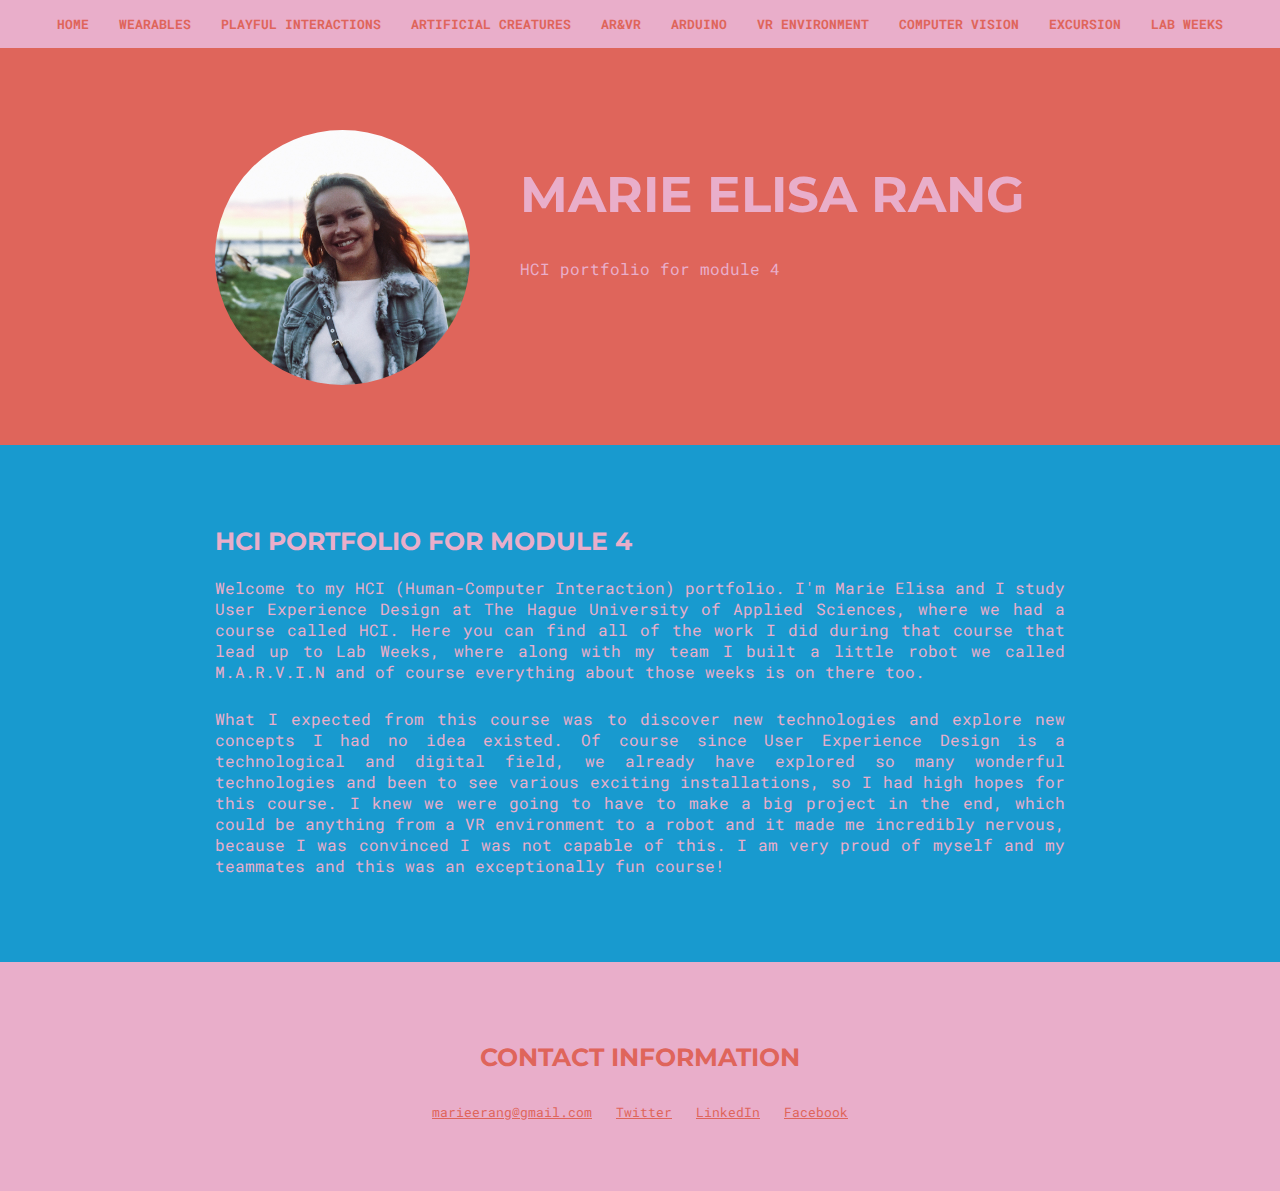
<file: index.html>
<!DOCTYPE html>
<html>
<head>
    <meta charset="UTF-8">
    <meta name="viewport" content="width=device-width, initial-scale=1.0">
    <title>Marie Elisa Rang | Portfolio</title>
    <link rel="stylesheet" href="css/styles.css">
    <link href="https://fonts.googleapis.com/css?family=Montserrat:900|Roboto+Mono" rel="stylesheet">
</head>

<body>
  <header id="about">
    <nav>
      <a href="index.html">Home</a>
      <a href="wearables.html">Wearables</a>
      <a href="playfulinteractions.html">Playful Interactions</a>
      <a href="artificialcreatures.html">Artificial Creatures</a>
      <a href="arandvr.html">AR&VR</a>
      <a href="arduino.html">Arduino</a>
      <a href="vrenvironment.html">VR environment</a>
      <a href="computervision.html">Computer vision</a>
      <a href="excursion.html">Excursion</a>
      <a href="labweeks.html">Lab weeks</a>
    </nav>
    <div class="content-wrap">
      <img src="images/me.jpg" class="img col-narrow">
      <div class="col-wide">
      <h1>MARIE ELISA RANG</h1>
      <p>HCI portfolio for module 4<p>
      </div>
  </div>
  </header>

<main>
  <section class="about" id="about">
    <div class="content-wrap">
      <h2>HCI PORTFOLIO FOR MODULE 4</h2>
      <p>Welcome to my HCI (Human-Computer Interaction) portfolio. I'm Marie Elisa and I study User Experience Design at The Hague University of Applied Sciences, where we had a course called HCI. Here you can find all of the work I did during that course that lead up to Lab Weeks, where along with my team I built a little robot we called M.A.R.V.I.N and of course everything about those weeks is on there too.
      </p>
      <p>What I expected from this course was to discover new technologies and explore new concepts I had no idea existed. Of course since User Experience Design is a technological and digital field, we already have explored so many wonderful technologies and been to see various exciting installations, so I had high hopes for this course. I knew we were going to have to make a big project in the end, which could be anything from a VR environment to a robot and it made me incredibly nervous, because I was convinced I was not capable of this. I am very proud of myself and my teammates and this was an exceptionally fun course!</p>
    </div>
  </section>

</main>

<footer id="contact">
  <div class="content-wrap">
    <h2>CONTACT INFORMATION</h2>
    <div class="contact-info">
        <a href="mailto:email@example.com">marieerang@gmail.com</a>
        <a href="https://twitter.com/life_of_marie" target="_blank">Twitter</a>
        <a href="https://www.linkedin.com/in/marie-elisa-rang-003471151/" target="_blank">LinkedIn</a>
        <a href="https://www.facebook.com/34758523r5" target="_blank">Facebook</a>
    </div>

  </div>
</footer>

</body>
</html>
<!DOCTYPE html>
<html>
<head>
    <meta charset="UTF-8">
    <meta name="viewport" content="width=device-width, initial-scale=1.0">
    <title>Marie Elisa Rangz | Portfolio</title>
    <link rel="stylesheet" href="css/styles.css">
    <link href="https://fonts.googleapis.com/css?family=Montserrat:900|Roboto+Mono" rel="stylesheet">
</head>

<body>

</body>

</html>
</file>
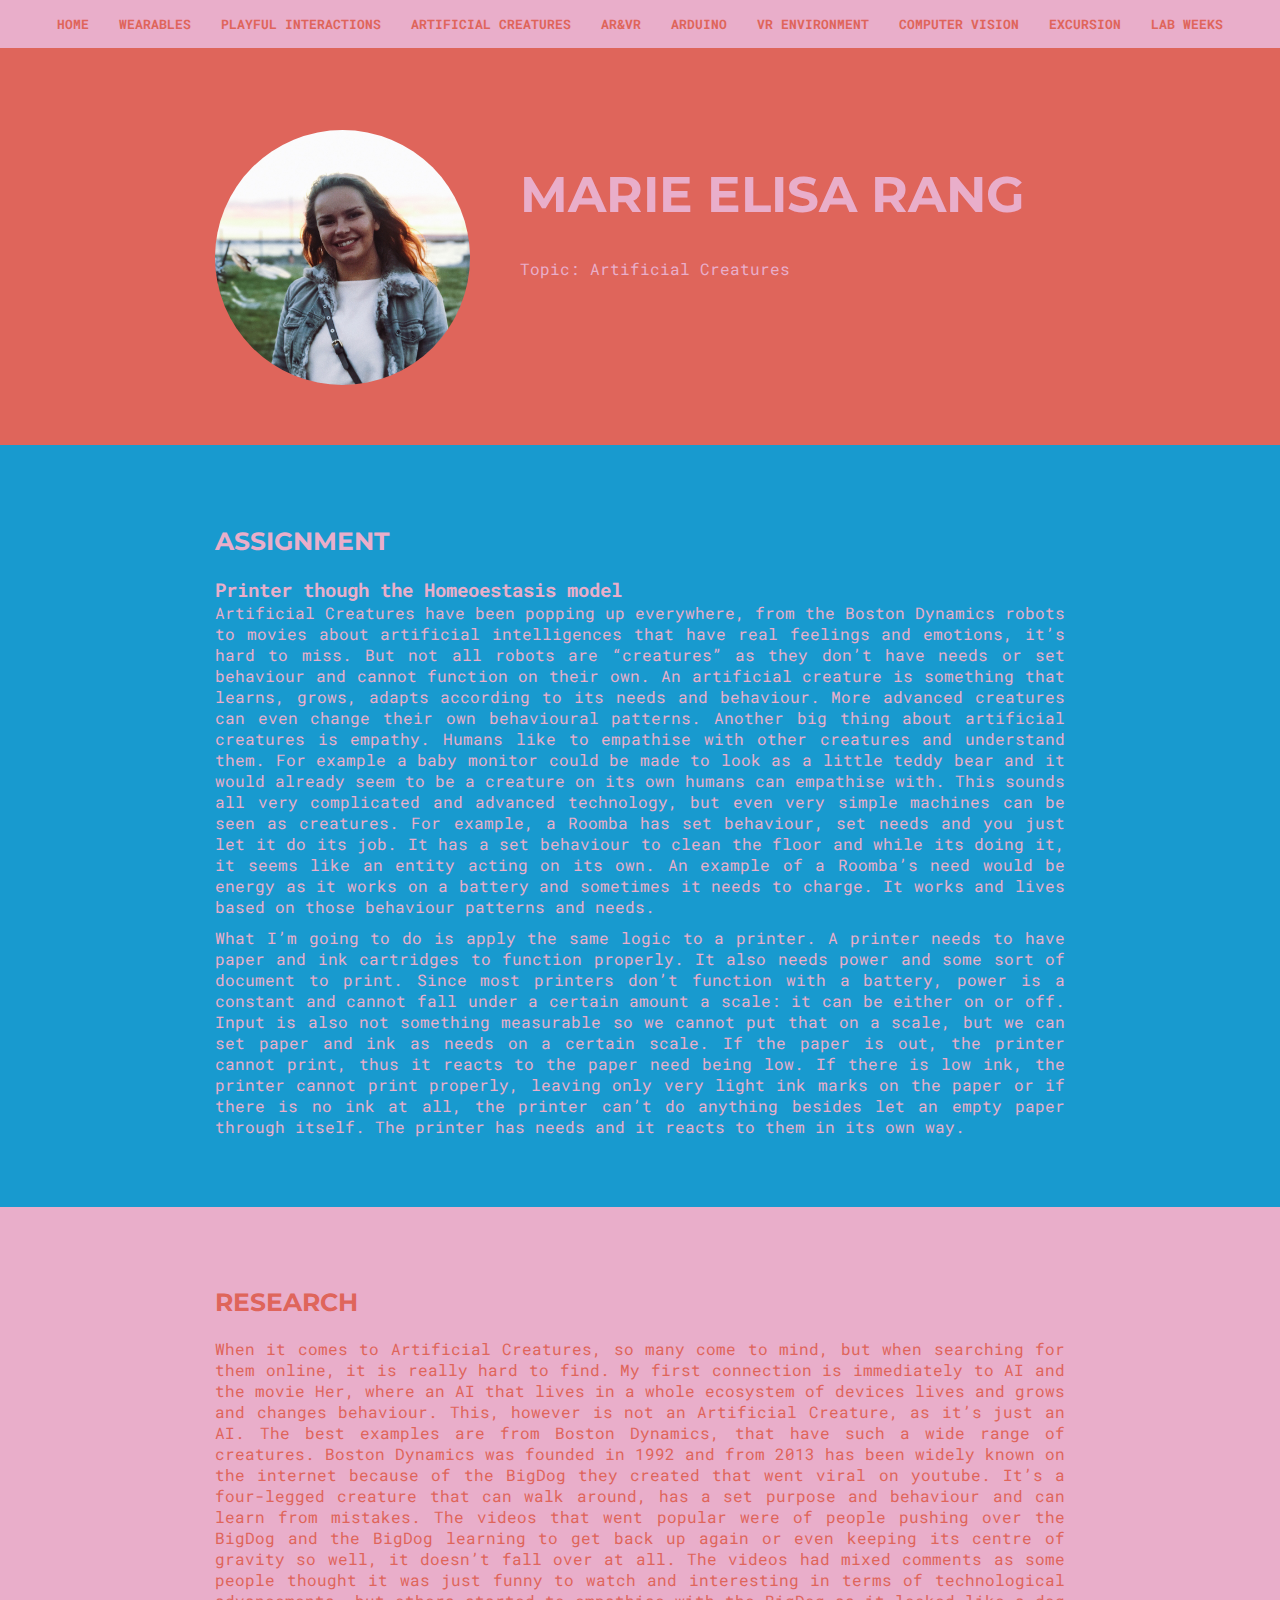
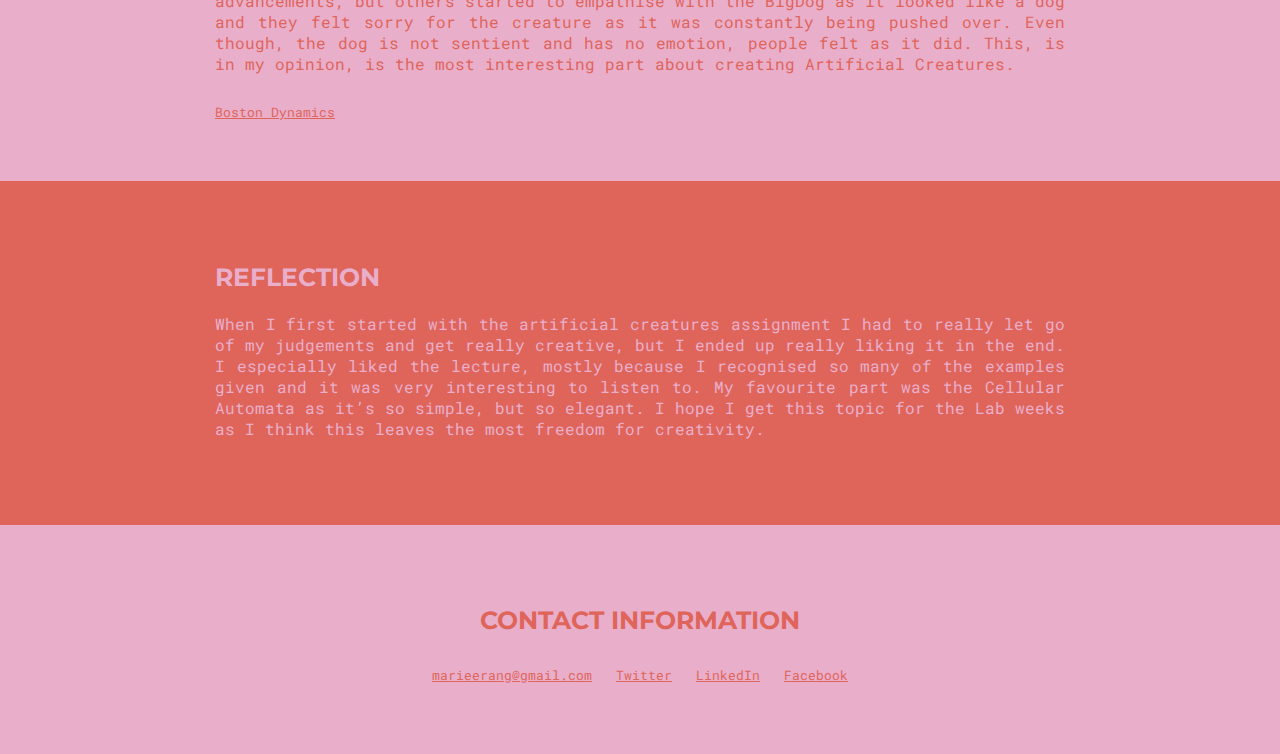
<file: artificialcreatures.html>
<!DOCTYPE html>
<html>
<head>
    <meta charset="UTF-8">
    <meta name="viewport" content="width=device-width, initial-scale=1.0">
    <title>Marie Elisa Rang | Portfolio</title>
    <link rel="stylesheet" href="css/styles.css">
    <link href="https://fonts.googleapis.com/css?family=Montserrat:900|Roboto+Mono" rel="stylesheet">
</head>

<body>
  <header id="about">
    <nav>
      <a href="index.html">Home</a>
      <a href="wearables.html">Wearables</a>
      <a href="playfulinteractions.html">Playful Interactions</a>
      <a href="artificialcreatures.html">Artificial Creatures</a>
      <a href="arandvr.html">AR&VR</a>
      <a href="arduino.html">Arduino</a>
      <a href="vrenvironment.html">VR environment</a>
      <a href="computervision.html">Computer vision</a>
      <a href="excursion.html">Excursion</a>
      <a href="labweeks.html">Lab weeks</a>

    </nav>
    <div class="content-wrap">
      <img src="images/me.jpg" class="img col-narrow">
      <div class="col-wide">
      <h1>MARIE ELISA RANG</h1>
      <p>Topic: Artificial Creatures<p>
      </div>
  </div>
  </header>

  <main>
    <section class="assignments" id="assignments">
      <div class="content-wrap">
      <h2>ASSIGNMENT</h2>
      <h3>Printer though the Homeoestasis model</h3>
      <p>Artificial Creatures have been popping up everywhere, from the Boston Dynamics robots to movies about artificial intelligences that have real feelings and emotions, it’s hard to miss. But not all robots are “creatures” as they don’t have needs or set behaviour and cannot function on their own. An artificial creature is something that learns, grows, adapts according to its needs and behaviour. More advanced creatures can even change their own behavioural patterns. Another big thing about artificial creatures is empathy. Humans like to empathise with other creatures and understand them. For example a baby monitor could be made to look as a little teddy bear and it would already seem to be a creature on its own humans can empathise with. This sounds all very complicated and advanced technology, but even very simple machines can be seen as creatures. For example, a Roomba has set behaviour, set needs and you just let it do its job. It has a set behaviour to clean the floor and while its doing it, it seems like an entity acting on its own. An example of a Roomba’s need would be energy as it works on a battery and sometimes it needs to charge. It works and lives based on those behaviour patterns and needs.
      </p>
      <p>What I’m going to do is apply the same logic to a printer. A printer needs to have paper and ink cartridges to function properly. It also needs power and some sort of document to print. Since most printers don’t function with a battery, power is a constant and cannot fall under a certain amount a scale: it can be either on or off. Input is also not something measurable so we cannot put that on a scale, but we can set paper and ink as needs on a certain scale. If the paper is out, the printer cannot print, thus it reacts to the paper need being low. If there is low ink, the printer cannot print properly, leaving only very light ink marks on the paper or if there is no ink at all, the printer can’t do anything besides let an empty paper through itself. The printer has needs and it reacts to them in its own way.</p>
      </div>
    </section>

    <section class="research" id="research">
      <div class="content-wrap">
          <h2>RESEARCH</h2>
          <p>When it comes to Artificial Creatures, so many come to mind, but when searching for them online, it is really hard to find. My first connection is immediately to AI and the movie Her, where an AI that lives in a whole ecosystem of devices lives and grows and changes behaviour. This, however is not an Artificial Creature, as it’s just an AI. The best examples are from Boston Dynamics, that have such a wide range of creatures. Boston Dynamics was founded in 1992 and from 2013 has been widely known on the internet because of the BigDog they created that went viral on youtube. It’s a four-legged creature that can walk around, has a set purpose and behaviour and can learn from mistakes. The videos that went popular were of people pushing over the BigDog and the BigDog learning to get back up again or even keeping its centre of gravity so well, it doesn’t fall over at all. The videos had mixed comments as some people thought it was just funny to watch and interesting in terms of technological advancements, but others started to empathise with the BigDog as it looked like a dog and they felt sorry for the creature as it was constantly being pushed over. Even though, the dog is not sentient and has no emotion, people felt as it did. This, is in my opinion, is the most interesting part about creating Artificial Creatures.
          </p>
          <a href="https://www.bostondynamics.com/" target="_blak">Boston Dynamics</a>
      </div>
    </section>

    <section class="reflect" id="reflecti">
      <div class="content-wrap">
          <h2>REFLECTION</h2>
          <p>When I first started with the artificial creatures assignment I had to really let go of my judgements and get really creative, but I ended up really liking it in the end. I especially liked the lecture, mostly because I recognised so many of the examples given and it was very interesting to listen to. My favourite part was the Cellular Automata as it’s so simple, but so elegant. I hope I get this topic for the Lab weeks as I think this leaves the most freedom for creativity.</p>
      </div>

    </section>

  </main>
  <footer id="contact">
    <div class="content-wrap">
      <h2>CONTACT INFORMATION</h2>
      <div class="contact-info">
          <a href="mailto:email@example.com">marieerang@gmail.com</a>
          <a href="https://twitter.com/life_of_marie" target="_blank">Twitter</a>
          <a href="https://www.linkedin.com/in/marie-elisa-rang-003471151/" target="_blank">LinkedIn</a>
          <a href="https://www.facebook.com/34758523r5" target="_blank">Facebook</a>
      </div>
    </div>
  </footer>


</body>
</html>
</file>
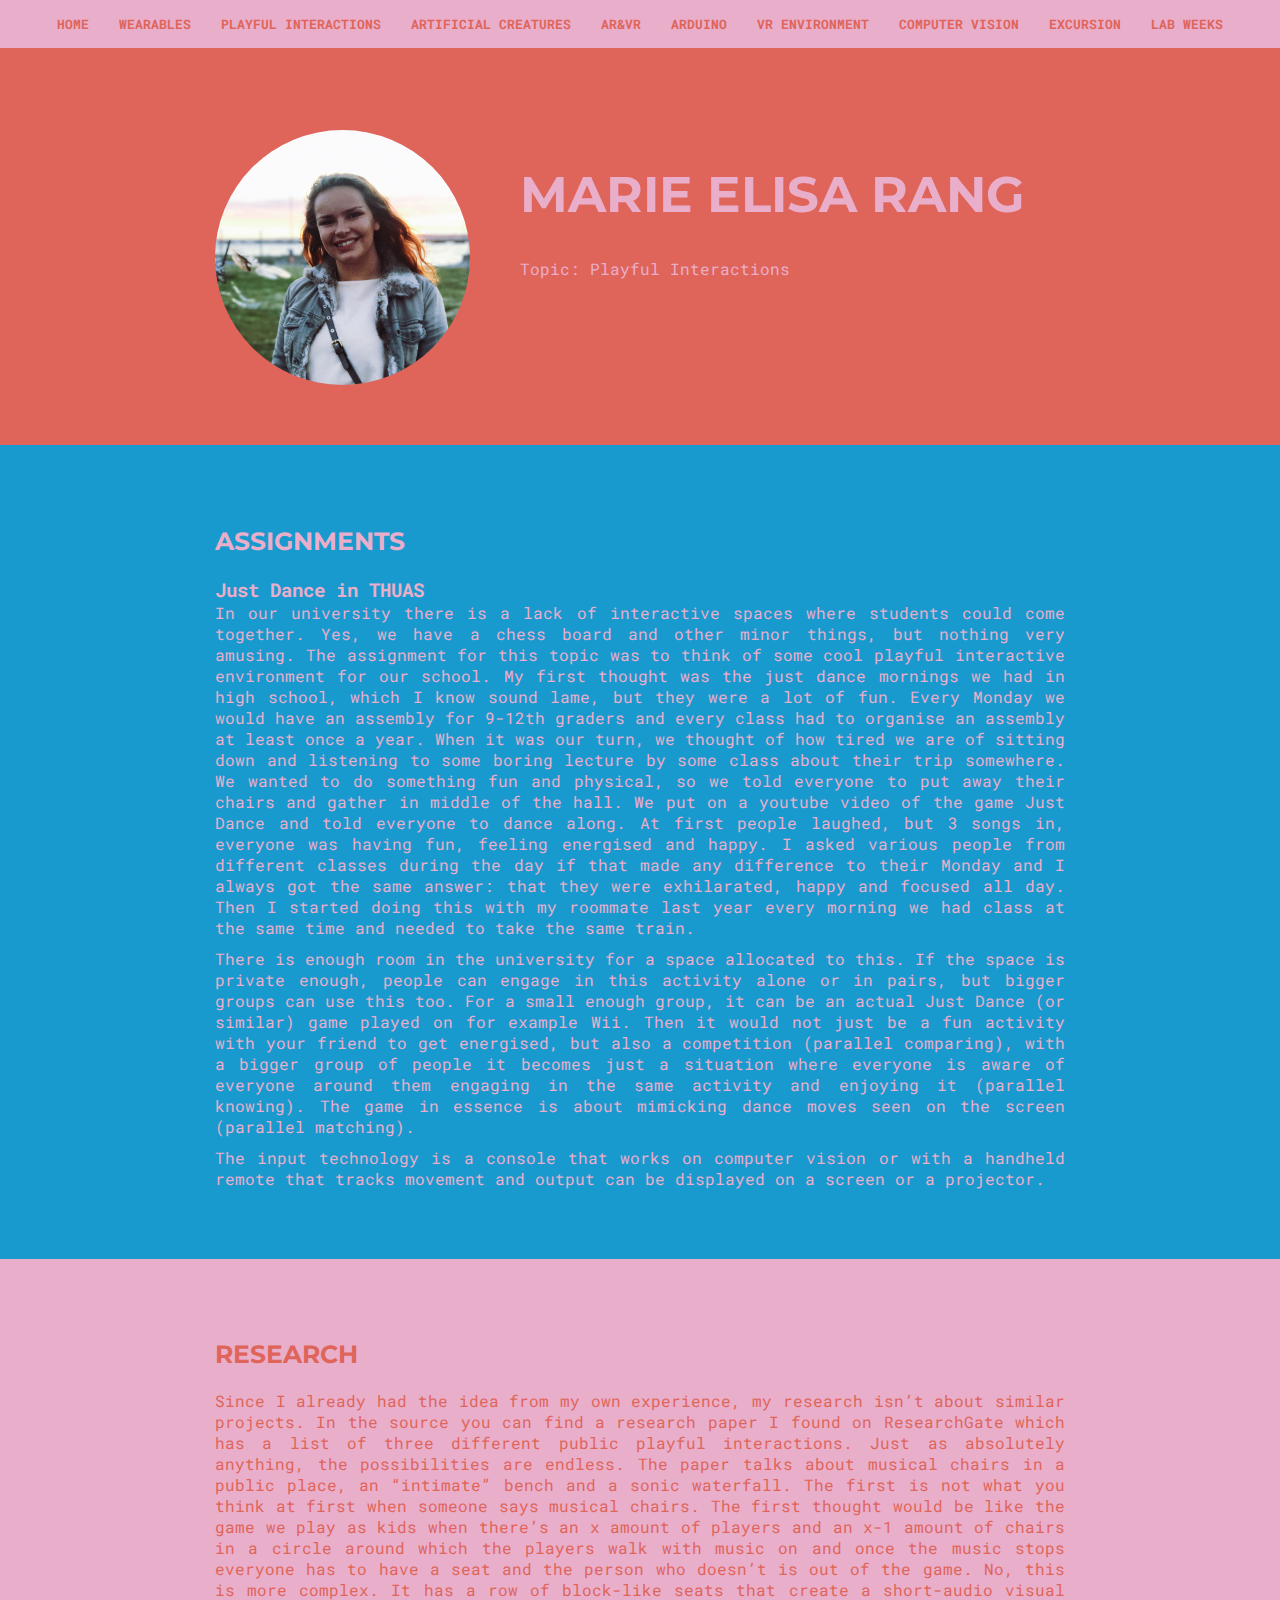
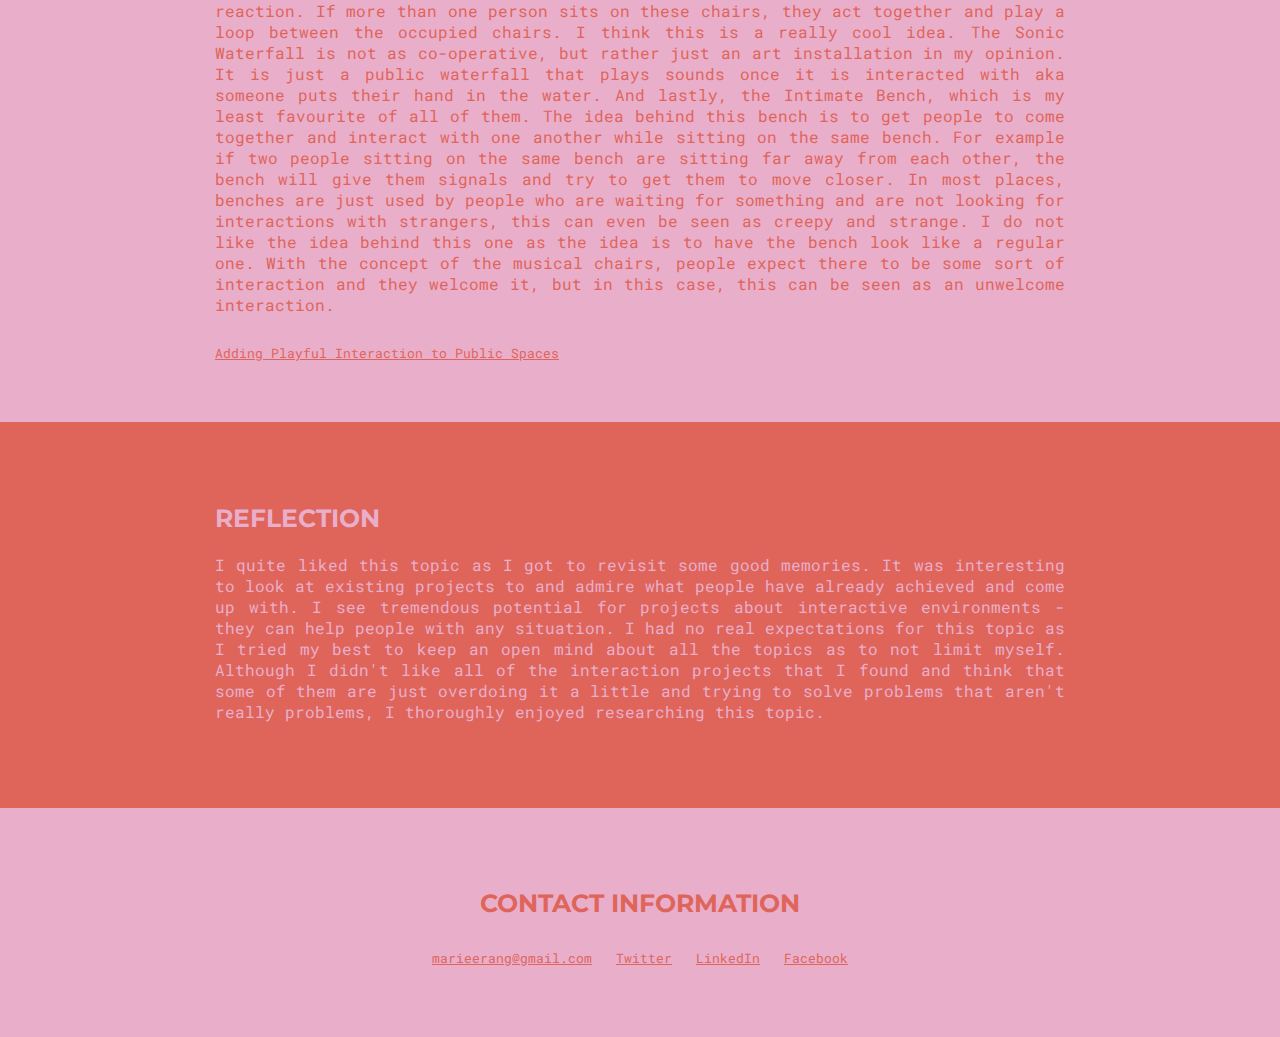
<file: playfulinteractions.html>
<!DOCTYPE html>
<html>
<head>
    <meta charset="UTF-8">
    <meta name="viewport" content="width=device-width, initial-scale=1.0">
    <title>Marie Elisa Rang | Portfolio</title>
    <link rel="stylesheet" href="css/styles.css">
    <link href="https://fonts.googleapis.com/css?family=Montserrat:900|Roboto+Mono" rel="stylesheet">
</head>

<body>
  <header id="about">
    <nav>
      <a href="index.html">Home</a>
      <a href="wearables.html">Wearables</a>
      <a href="playfulinteractions.html">Playful Interactions</a>
      <a href="artificialcreatures.html">Artificial Creatures</a>
      <a href="arandvr.html">AR&VR</a>
      <a href="arduino.html">Arduino</a>
      <a href="vrenvironment.html">VR environment</a>
      <a href="computervision.html">Computer vision</a>
      <a href="excursion.html">Excursion</a>
      <a href="labweeks.html">Lab weeks</a>

    </nav>
    <div class="content-wrap">
      <img src="images/me.jpg" class="img col-narrow">
      <div class="col-wide">
      <h1>MARIE ELISA RANG</h1>
      <p>Topic: Playful Interactions<p>
      </div>
  </div>
  </header>

  <main>
    <section class="assignments" id="assignments">
      <div class="content-wrap">
      <h2>ASSIGNMENTS</h2>
      <h3>Just Dance in THUAS</h3>
      <p>In our university there is a lack of interactive spaces where students could come together. Yes, we have a chess board and other minor things, but nothing very amusing. The assignment for this topic was to think of some cool playful interactive environment for our school. My first thought was the just dance mornings we had in high school, which I know sound lame, but they were a lot of fun. Every Monday we would have an assembly for 9-12th graders and every class had to organise an assembly at least once a year. When it was our turn, we thought of how tired we are of sitting down and listening to some boring lecture by some class about their trip somewhere. We wanted to do something fun and physical, so we told everyone to put away their chairs and gather in middle of the hall. We put on a youtube video of the game Just Dance and told everyone to dance along. At first people laughed, but 3 songs in, everyone was having fun, feeling energised and happy. I asked various people from different classes during the day if that made any difference to their Monday and I always got the same answer: that they were exhilarated, happy and focused all day. Then I started doing this with my roommate last year every morning we had class at the same time and needed to take the same train.
      </p>

      <p>There is enough room in the university for a space allocated to this. If the space is private enough, people can engage in this activity alone or in pairs, but bigger groups can use this too. For a small enough group, it can be an actual Just Dance (or similar) game played on for example Wii. Then it would not just be a fun activity with your friend to get energised, but also a competition (parallel comparing), with a bigger group of people it becomes just a situation where everyone is aware of everyone around them engaging in the same activity and enjoying it (parallel knowing). The game in essence is about mimicking dance moves seen on the screen (parallel matching).
      </p>

      <p>The input technology is a console that works on computer vision or with a handheld remote that tracks movement and output can be displayed on a screen or a projector.</p>
      </div>
    </section>

    <section class="research" id="research">
      <div class="content-wrap">
        <h2>RESEARCH</h2>
        <p>Since I already had the idea from my own experience, my research isn’t about similar projects. In the source you can find a research paper I found on ResearchGate which has a list of three different public playful interactions. Just as absolutely anything, the possibilities are endless. The paper talks about musical chairs in a public place, an “intimate” bench and a sonic waterfall. The first is not what you think at first when someone says musical chairs. The first thought would be like the game we play as kids when there’s an x amount of players and an x-1 amount of chairs in a circle around which the players walk with music on and once the music stops everyone has to have a seat and the person who doesn’t is out of the game. No, this is more complex. It has a row of block-like seats that create a short-audio visual reaction. If more than one person sits on these chairs, they act together and play a loop between the occupied chairs. I think this is a really cool idea. The Sonic Waterfall is not as co-operative, but rather just an art installation in my opinion. It is just a public waterfall that plays sounds once it is interacted with aka someone puts their hand in the water. And lastly, the Intimate Bench, which is my least favourite of all of them. The idea behind this bench is to get people to come together and interact with one another while sitting on the same bench. For example if two people sitting on the same bench are sitting far away from each other, the bench will give them signals and try to get them to move closer. In most places, benches are just used by people who are waiting for something and are not looking for interactions with strangers, this can even be seen as creepy and strange. I do not like the idea behind this one as the idea is to have the bench look like a regular one. With the concept of the musical chairs, people expect there to be some sort of interaction and they welcome it, but in this case, this can be seen as an unwelcome interaction.
        </p>
        <a href="https://www.researchgate.net/publication/220744047_Adding_Playful_Interaction_to_Public_Spaces" target="_blank">Adding Playful Interaction to Public Spaces</a>
        </div>
    </section>

    <section class="reflect" id="reflect">
      <div class="content-wrap">
        <h2>REFLECTION</h2>
        <p>I quite liked this topic as I got to revisit some good memories. It was interesting to look at existing projects to and admire what people have already achieved and come up with. I see tremendous potential for projects about interactive environments - they can help people with any situation. I had no real expectations for this topic as I tried my best to keep an open mind about all the topics as to not limit myself. Although I didn't like all of the interaction projects that I found and think that some of them are just overdoing it a little and trying to solve problems that aren't really  problems, I thoroughly enjoyed researching this topic.</p>
        </div>
    </section>

  </main>
  <footer id="contact">
    <div class="content-wrap">
      <h2>CONTACT INFORMATION</h2>
      <div class="contact-info">
          <a href="mailto:email@example.com">marieerang@gmail.com</a>
          <a href="https://twitter.com/life_of_marie" target="_blank">Twitter</a>
          <a href="https://www.linkedin.com/in/marie-elisa-rang-003471151/" target="_blank">LinkedIn</a>
          <a href="https://www.facebook.com/34758523r5" target="_blank">Facebook</a>
      </div>
    </div>
  </footer>


</body>
</html>
</file>
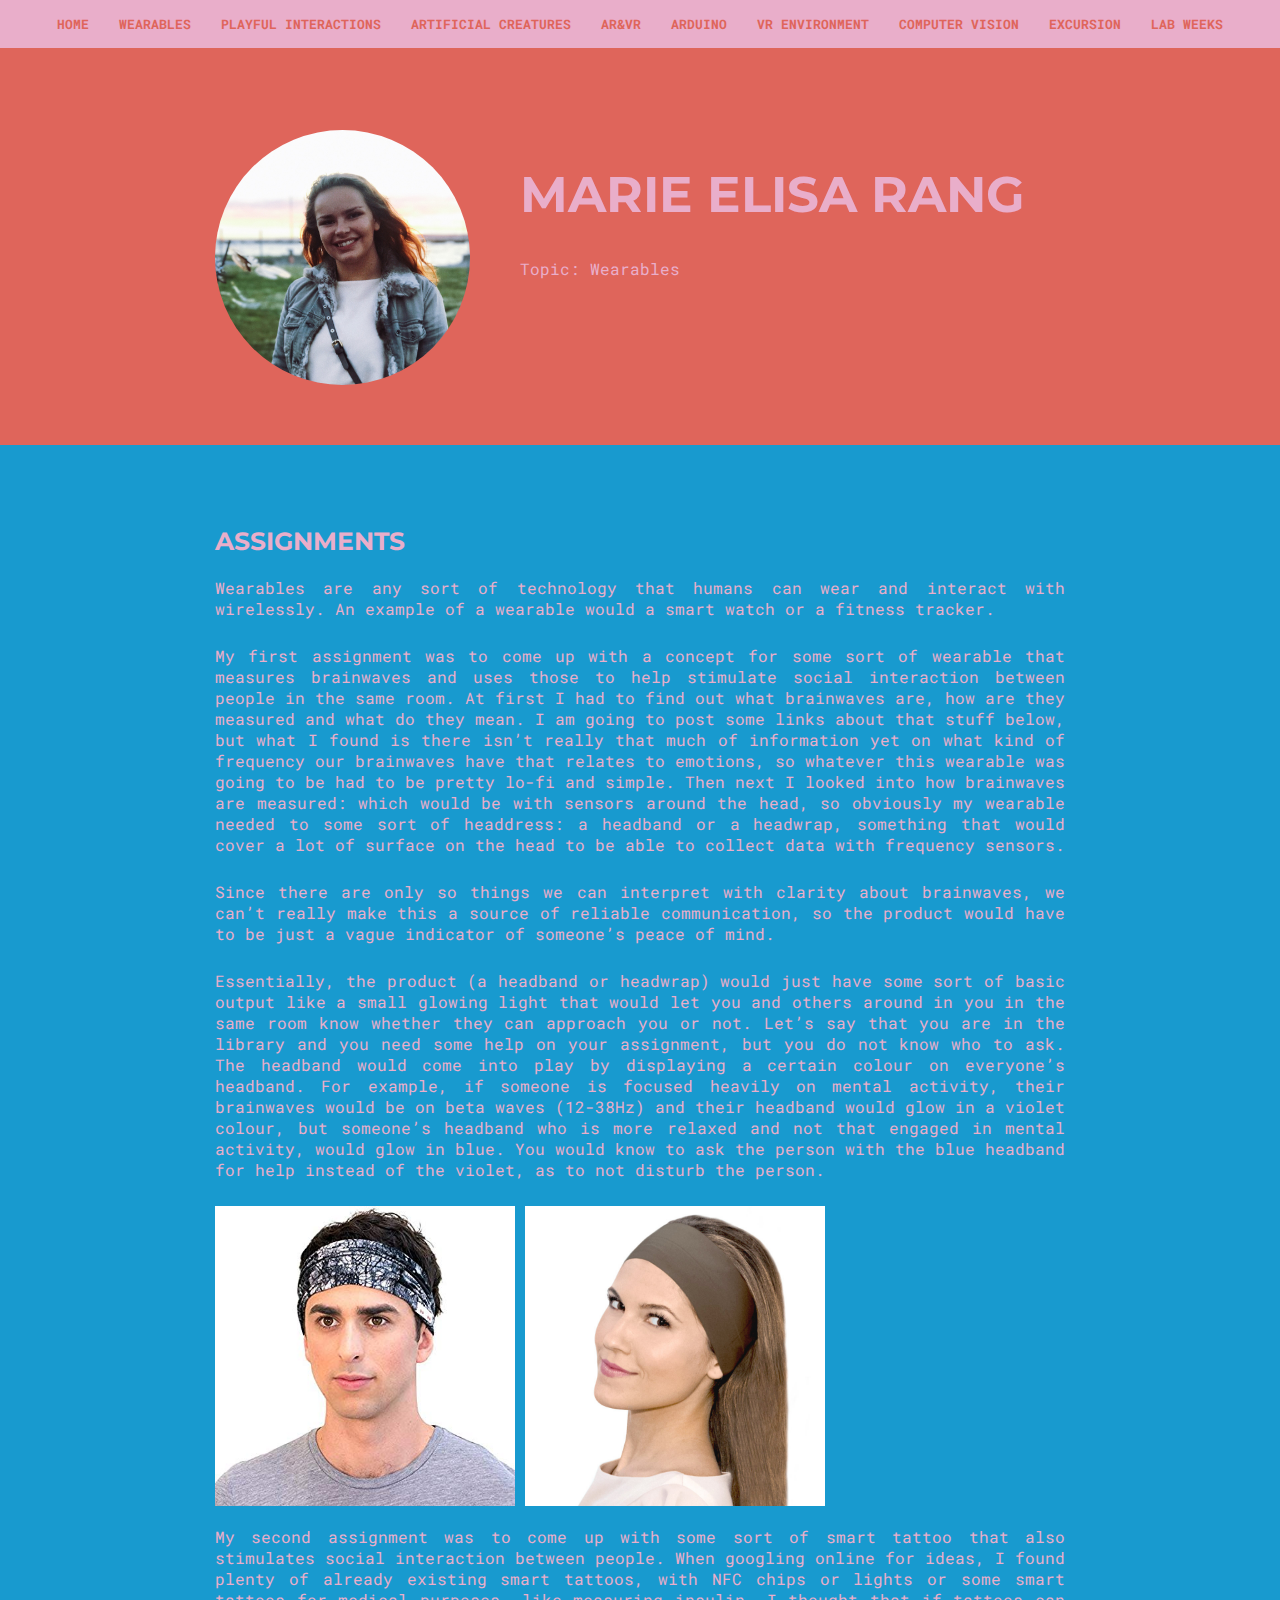
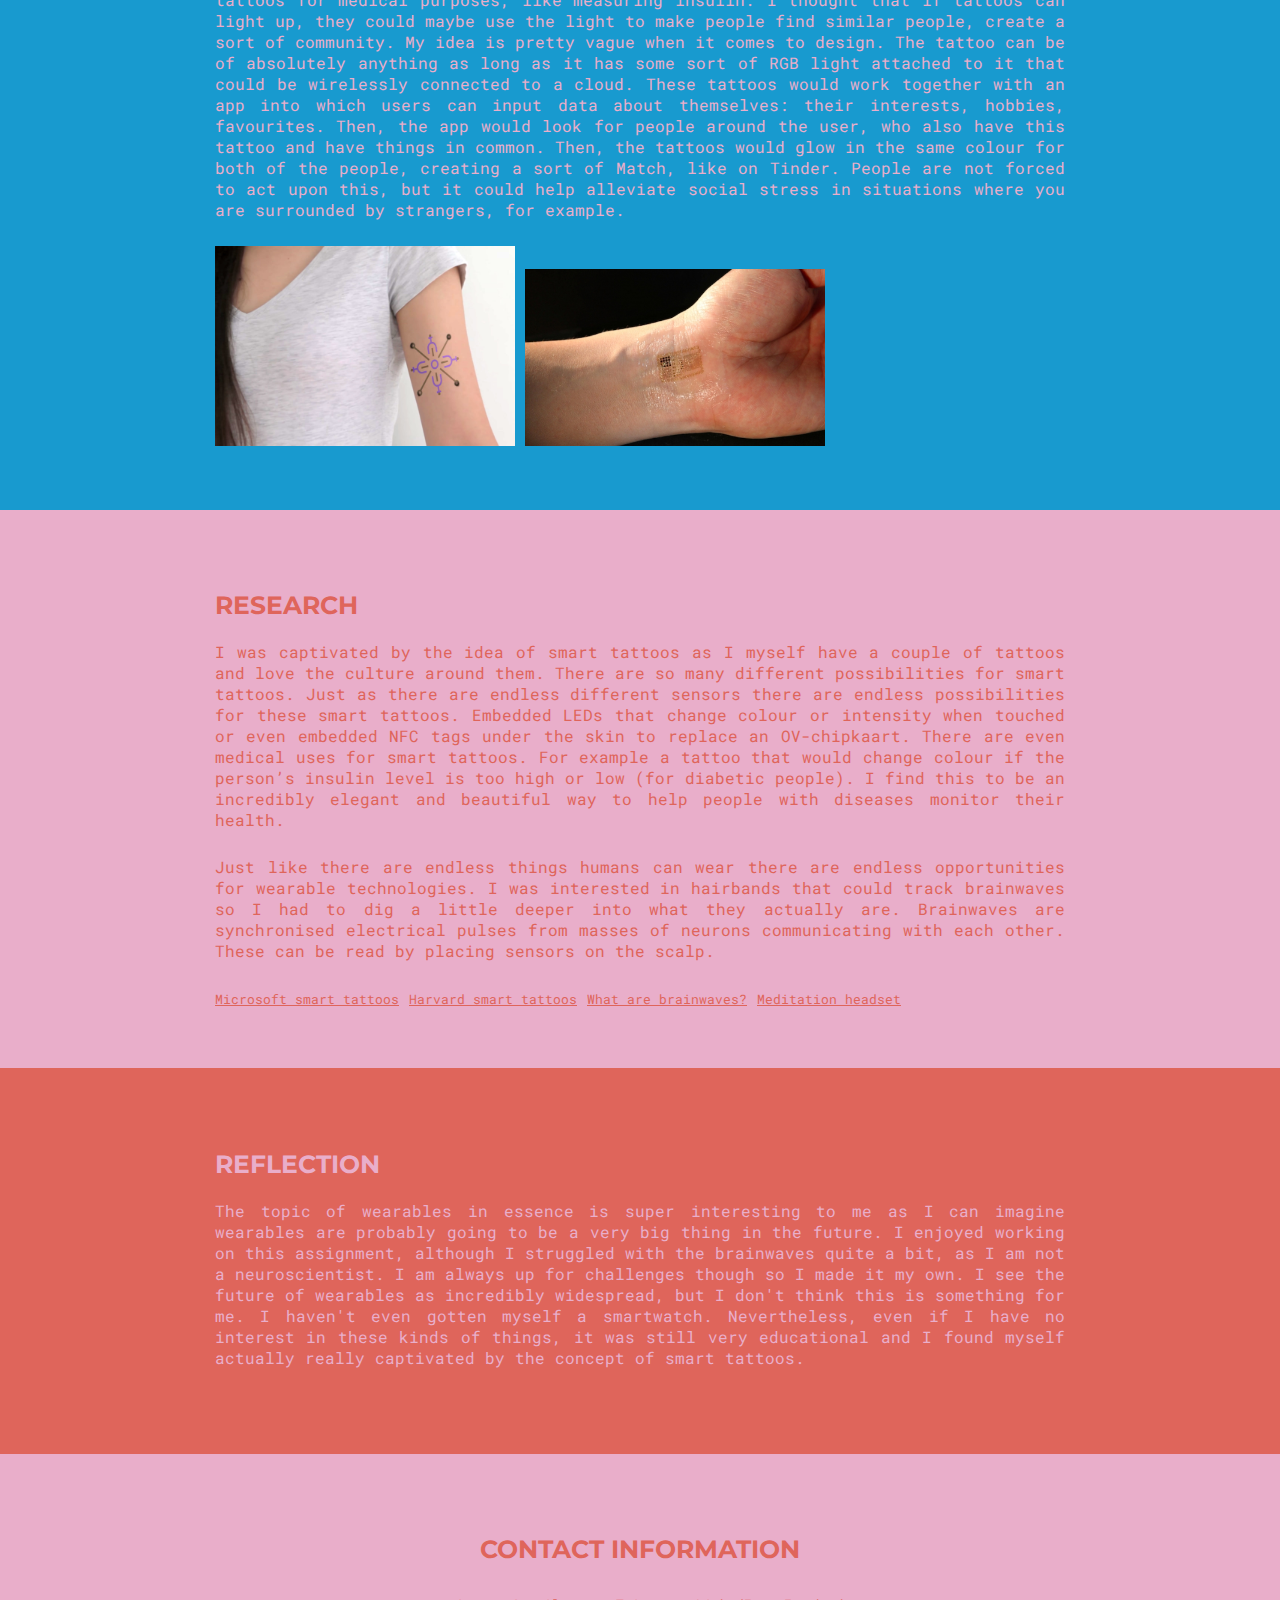
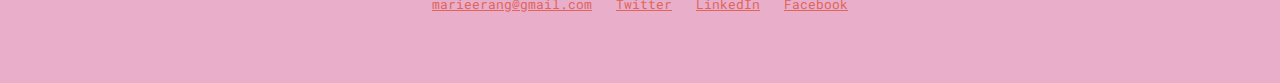
<file: wearables.html>
<!DOCTYPE html>
<html>
<head>
    <meta charset="UTF-8">
    <meta name="viewport" content="width=device-width, initial-scale=1.0">
    <title>Marie Elisa Rang | Portfolio</title>
    <link rel="stylesheet" href="css/styles.css">
    <link href="https://fonts.googleapis.com/css?family=Montserrat:900|Roboto+Mono" rel="stylesheet">
</head>

<body>
  <header id="about">
    <nav>
      <a href="index.html">Home</a>
      <a href="wearables.html">Wearables</a>
      <a href="playfulinteractions.html">Playful Interactions</a>
      <a href="artificialcreatures.html">Artificial Creatures</a>
      <a href="arandvr.html">AR&VR</a>
      <a href="arduino.html">Arduino</a>
      <a href="vrenvironment.html">VR environment</a>
      <a href="computervision.html">Computer vision</a>
      <a href="excursion.html">Excursion</a>
      <a href="labweeks.html">Lab weeks</a>

    </nav>
    <div class="content-wrap">
      <img src="images/me.jpg" class="img col-narrow">
      <div class="col-wide">
      <h1>MARIE ELISA RANG</h1>
      <p>Topic: Wearables<p>
      </div>
  </div>
  </header>

  <main>
    <section class="assignments" id="assignments">
      <div class="content-wrap">
      <h2>ASSIGNMENTS</h2>
      <p>Wearables are any sort of technology that humans can wear and interact with wirelessly. An example of a wearable would a smart watch or a fitness tracker.</p>
      <p>My first assignment was to come up with a concept for some sort of wearable that measures brainwaves and uses those to help stimulate social interaction between people in the same room. At first I had to find out what brainwaves are, how are they measured and what do they mean. I am going to post some links about that stuff below, but what I found is there isn’t really that much of information yet on what kind of frequency our brainwaves have that relates to emotions, so whatever this wearable was going to be had to be pretty lo-fi and simple. Then next I looked into how brainwaves are measured: which would be with sensors around the head, so obviously my wearable needed to some sort of headdress: a headband or a headwrap, something that would cover a lot of surface on the head to be able to collect data with frequency sensors.</p>
      <p>Since there are only so things we can interpret with clarity about brainwaves, we can’t really make this a source of reliable communication, so the product would have to be just a vague indicator of someone’s peace of mind.</p>
      <p>Essentially, the product (a headband or headwrap) would just have some sort of basic output like a small glowing light that would let you and others around in you in the same room know whether they can approach you or not. Let’s say that you are in the library and you need some help on your assignment, but you do not know who to ask. The headband would come into play by displaying a certain colour on everyone’s headband. For example, if someone is focused heavily on mental activity, their brainwaves would be on beta waves (12-38Hz) and their headband would glow in a violet colour, but someone’s headband who is more relaxed and not that engaged in mental activity, would glow in blue. You would know to ask the person with the blue headband for help instead of the violet, as to not disturb the person.</p>
      <img src="images/headband1.jpg" width="300">
      <img src="images/headband2.jpg" width="300">
      <p>My second assignment was to come up with some sort of smart tattoo that also stimulates social interaction between people. When googling online for ideas, I found plenty of already existing smart tattoos, with NFC chips or lights or some smart tattoos for medical purposes, like measuring insulin. I thought that if tattoos can light up, they could maybe use the light to make people find similar people, create a sort of community. My idea is pretty vague when it comes to design. The tattoo can be of absolutely anything as long as it has some sort of RGB light attached to it that could be wirelessly connected to a cloud. These tattoos would work together with an app into which users can input data about themselves: their interests, hobbies, favourites. Then, the app would look for people around the user, who also have this tattoo and have things in common. Then, the tattoos would glow in the same colour for both of the people, creating a sort of Match, like on Tinder. People are not forced to act upon this, but it could help alleviate social stress in situations where you are surrounded by strangers, for example.
      </p>
      <img src="images/tattoo1.jpeg" width="300">
      <img src="images/tattoo2.jpg" width="300">

      </div>
    </section>

    <section class="research" id="research">
      <div class="content-wrap">
        <h2>RESEARCH</h2>
        <p>I was captivated by the idea of smart tattoos as I myself have a couple of tattoos and love the culture around them. There are so many different possibilities for smart tattoos. Just as there are endless different sensors there are endless possibilities for these smart tattoos. Embedded LEDs that change colour or intensity when touched or even embedded NFC tags under the skin to replace an OV-chipkaart. There are even medical uses for smart tattoos. For example a tattoo that would change colour if the person’s insulin level is too high or low (for diabetic people). I find this to be an incredibly elegant and beautiful way to help people with diseases monitor their health.</p>
        <p>Just like there are endless things humans can wear there are endless opportunities for wearable technologies. I was interested in hairbands that could track brainwaves so I had to dig a little deeper into what they actually are. Brainwaves are synchronised electrical pulses from masses of neurons communicating with each other. These can be read by placing sensors on the scalp.</p>
        <a href="https://www.microsoft.com/en-us/research/project/smart-tattoos/" target="_blank">Microsoft smart tattoos</a>
        <a href="https://www.engadget.com/2017/10/01/smart-tattoos/?guccounter=1&guce_referrer=aHR0cHM6Ly93d3cuZ29vZ2xlLmNvbS8&guce_referrer_sig=AQAAAHSVgrbH-3DQSC7z3qMZRx6mHlURLdTSfyelFBVjDyA6e43P87FWQo_0ta0mYcs1CSasaYMEFqZ6639FdeaAQSJ_dZ2zxekX9exuFTF_ms4_LznIpcnJA31_fl9hMUeQSsj1XAWZDOVjwNysJD6iwufdimKGJvn9B1QYf7kBFmvG" target="_blank">Harvard smart tattoos</a>
        <a href="https://brainworksneurotherapy.com/what-are-brainwaves" target="_blank">What are brainwaves?</a>
        <a href="https://www.diygenius.com/hacking-your-brain-waves/" target="_blank">Meditation headset</a>
        </div>
    </section>

    <section class="reflect" id="reflect">
      <div class="content-wrap">
        <h2>REFLECTION</h2>
        <p>The topic of wearables in essence is super interesting to me as I can imagine wearables are probably going to be a very big thing in the future. I enjoyed working on this assignment, although I struggled with the brainwaves quite a bit, as I am not a neuroscientist. I am always up for challenges though so I made it my own. I see the future of wearables as incredibly widespread, but I don't think this is something for me. I haven't even gotten myself a smartwatch. Nevertheless, even if I have no interest in these kinds of things, it was still very educational and I found myself actually really captivated by the concept of smart tattoos.</p>
        </div>
    </section>

  </main>
  <footer id="contact">
    <div class="content-wrap">
      <h2>CONTACT INFORMATION</h2>
      <div class="contact-info">
          <a href="mailto:email@example.com">marieerang@gmail.com</a>
          <a href="https://twitter.com/life_of_marie" target="_blank">Twitter</a>
          <a href="https://www.linkedin.com/in/marie-elisa-rang-003471151/" target="_blank">LinkedIn</a>
          <a href="https://www.facebook.com/34758523r5" target="_blank">Facebook</a>
      </div>
    </div>
  </footer>


</body>
</html>
</file>
<file: css/styles.css>
html {
  box-sizing: border-box;
}


*, *:before, *:after {
  box-sizing: inherit;
}

body {
  font-family: 'Roboto Mono', monospace;
  margin:0;
}

h1 {
  font-family: 'Montserrat', sans-serif;
  font-size: 50px;
}

h2 {
  font-family: 'Montserrat', sans-serif;
  font-size: 25px;
}

h3 {
  font-family: 'Roboto Mono', monospace;
  margin-bottom: 0;
}

p {
  font-family: 'Roboto Mono', monospace;
  text-align: justify;
  padding-bottom: 10px;
}

ul {
  font-family: 'Roboto Mono', monospace;
}

a {
  color: #df655b;
  font-size: 13px;
  font-family: 'Roboto Mono', monospace;
}

a:hover {
  text-decoration: none;
  color: #fff;
}

.content-wrap {
  max-width: 950px;
  margin: 0 auto;
  padding: 60px 50px;
  overflow: hidden;
}

header {
  padding-top: 70px;
  position: relative;
  background: #df655b;
  color: #e9aeca;
}

footer {
  background: #e9aeca;
  color: #df655b;
  text-align: center;
}

.img {
  border-radius: 50%;
}


.contact-info a {
  padding: 10px;
  display: inline-block;
}


nav {
  text-align: center;
  background: #e9aeca;
  position: fixed;
  width: 100%;
  top: 0;
}

nav a {
  display: inline-block;
  padding: 15px 10px;
  text-decoration: none;
  text-transform: uppercase;
  font-weight: 700;
}

.assignments {
  background: #189acf;
  color: #e9aeca;
}

.research {
  background: #e9aeca;
  color: #df655b;
}

.reflect {
  background: #df655b;
  color: #e9aeca;
}

h3 ~ p {
  margin: 0;
}

p ~ video {
  margin:0;
}

.job-description {
  margin-bottom: 25px;
}

.job-description p:first-of-type {
  margin-top:0;
}

.about {
  color: #e9aeca;
  background: #189acf;
}

.education {
  color: #fff;
  background: #a8c0ff;
  }

.contact-info {
  font-family: "Roboto Condensed";
  text-decoration: none;
}

p + h3 {
  margin-top: 30px;
}


.btn {
  text-decoration: none;
  background: #985b52;
  padding: 10px;
  color: #fff;
}

* {
  box-sizing: border-box;
}

.column {
  float: left;
  width: 33.33%;
  padding: 5px;
}

.row::after {
  content: "";
  clear: both;
  display: table;
}

@media (min-width: 900px) {
  .col-narrow {
    width: 30%;
    float: left;
  }
  .col-wide {
    width: 70%;
    float: left;
    padding-left: 50px;
  }
}

@media (max-width: 899px) {
  header {
    text-align:center;
  }

  .img {
    width: 200px;
  }
}
</file>
